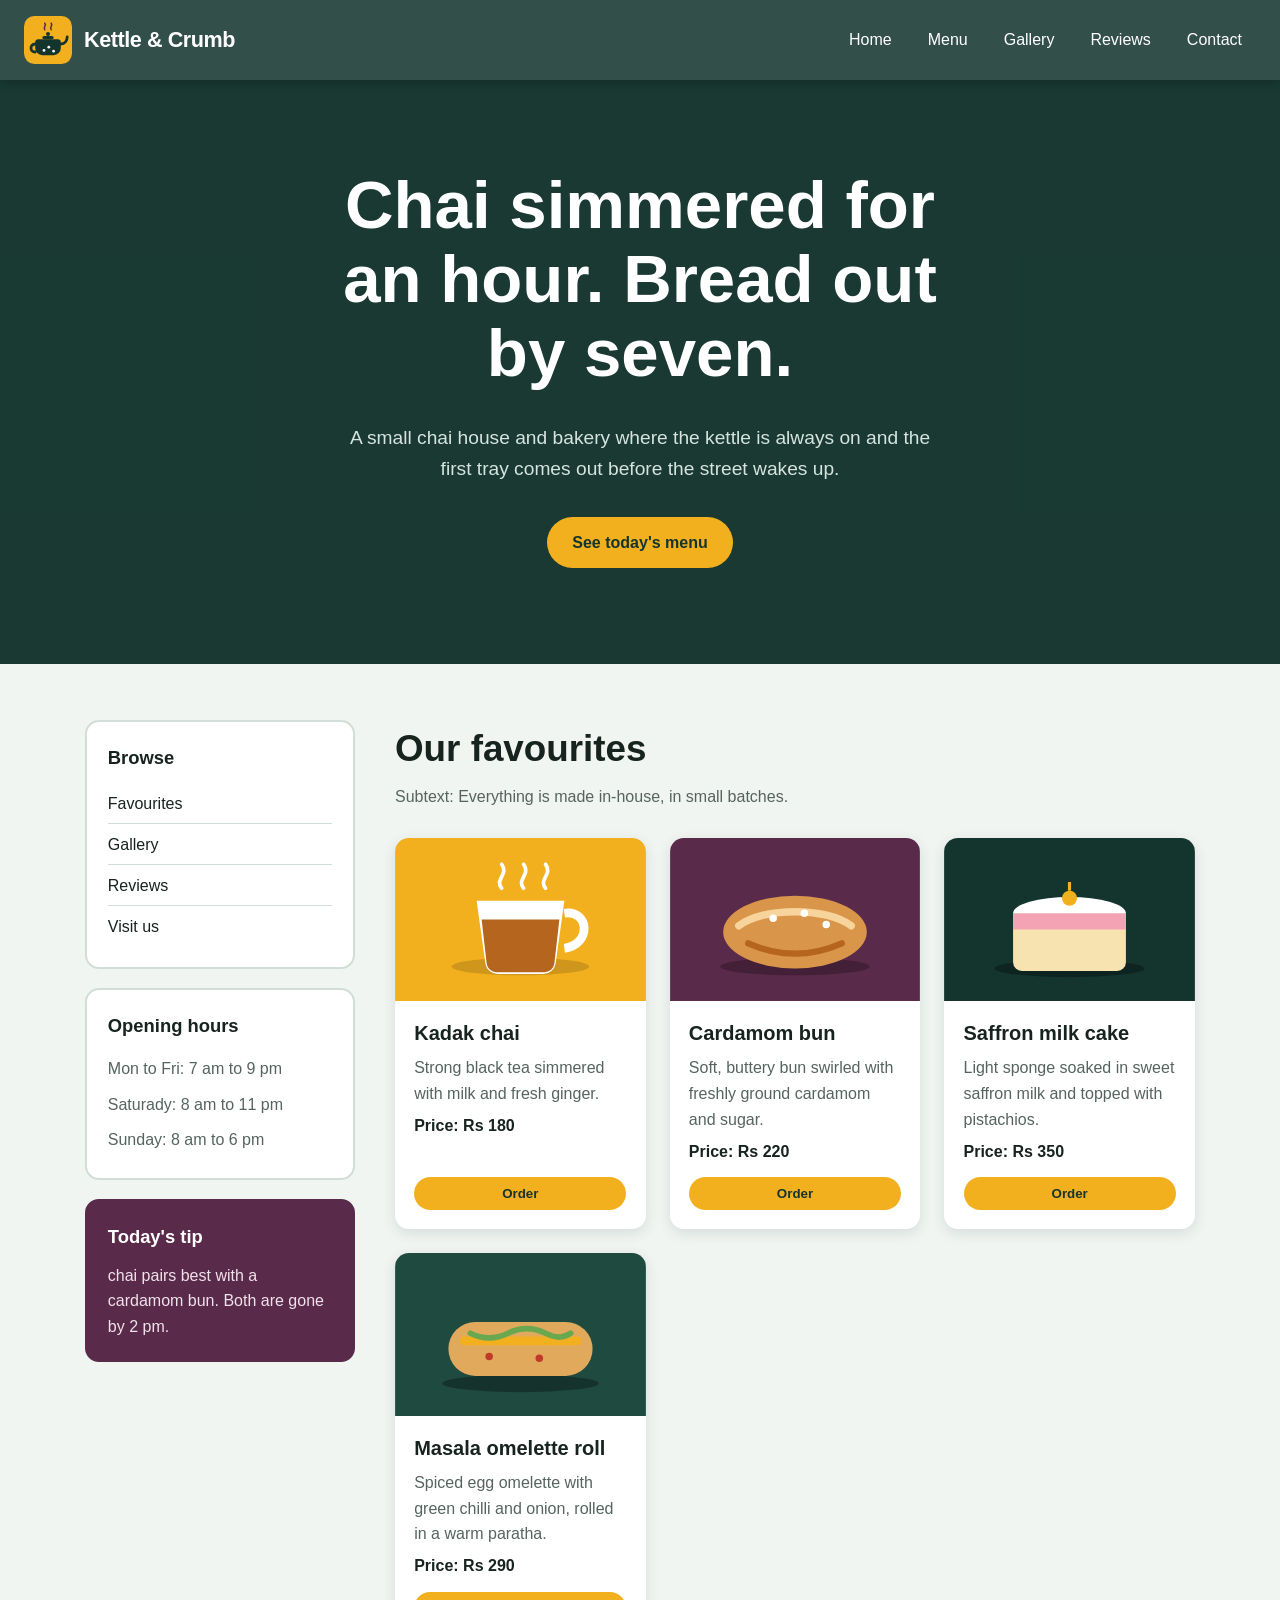
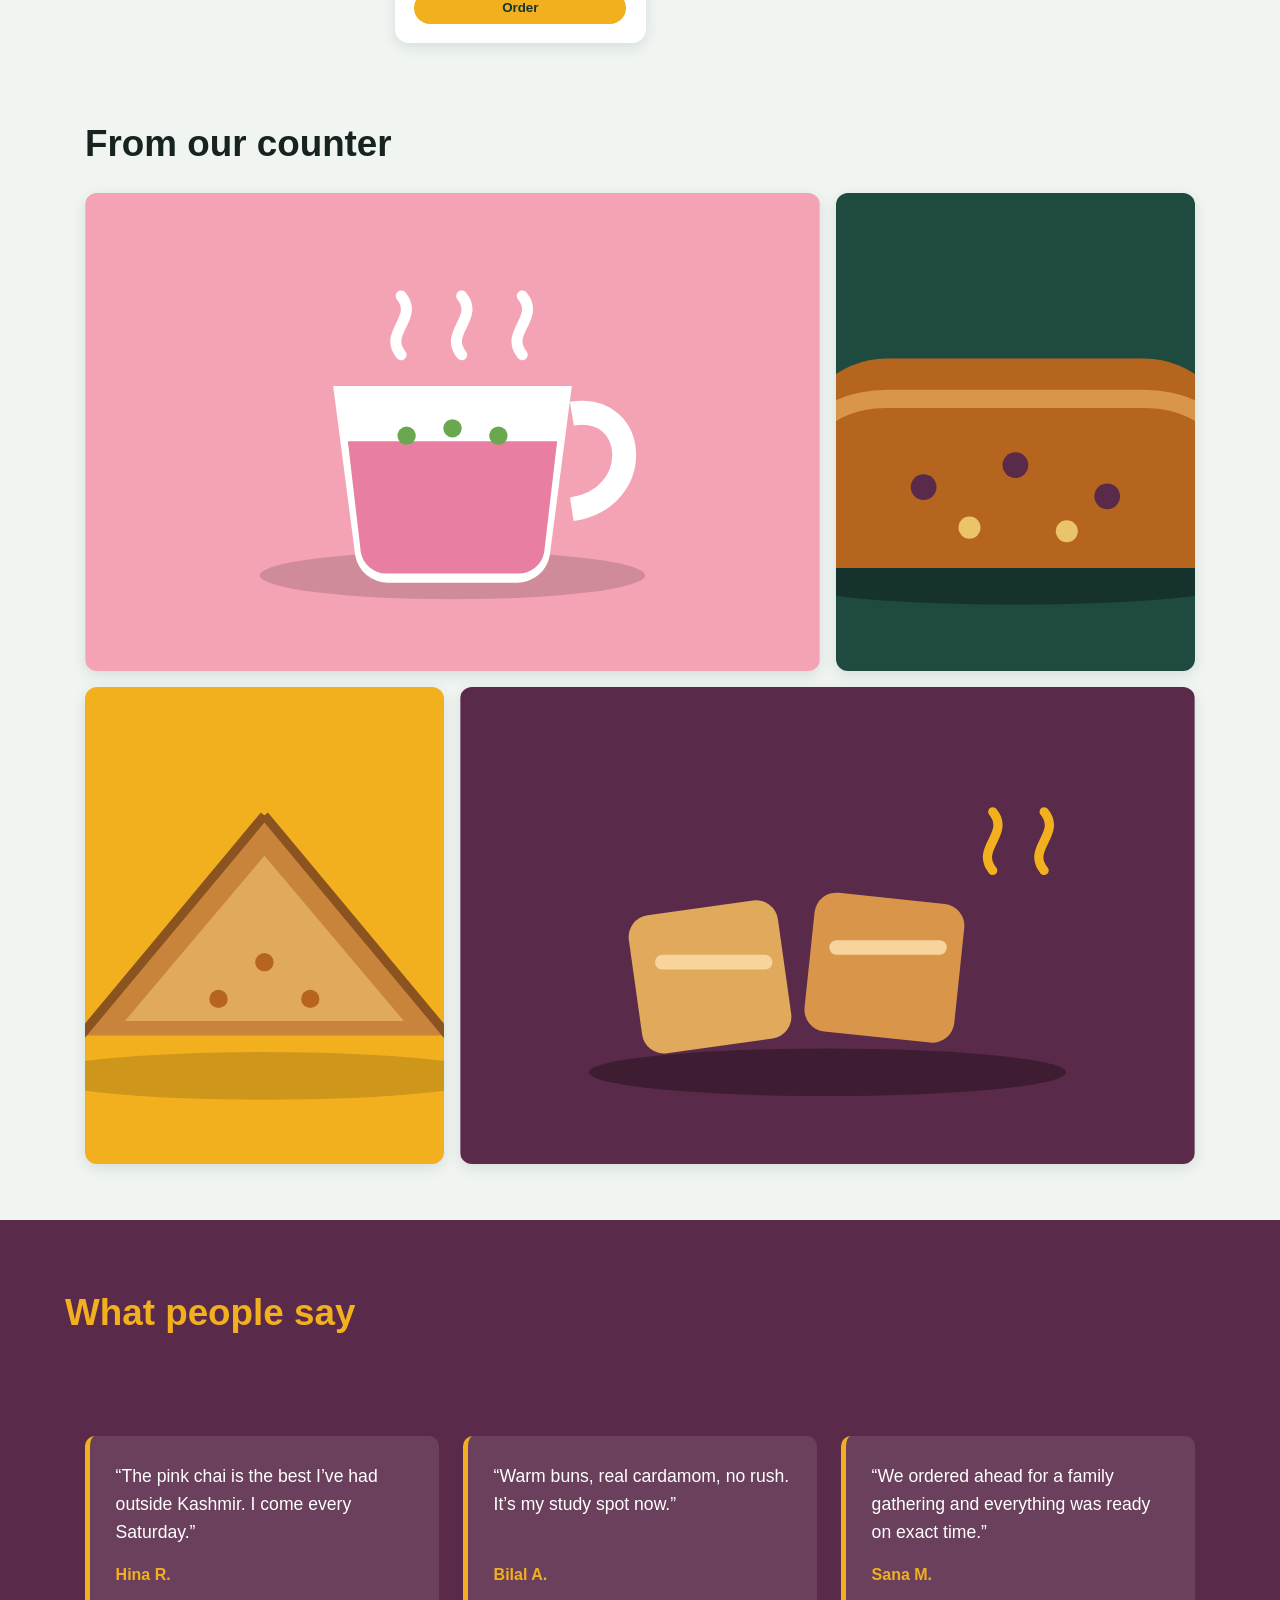
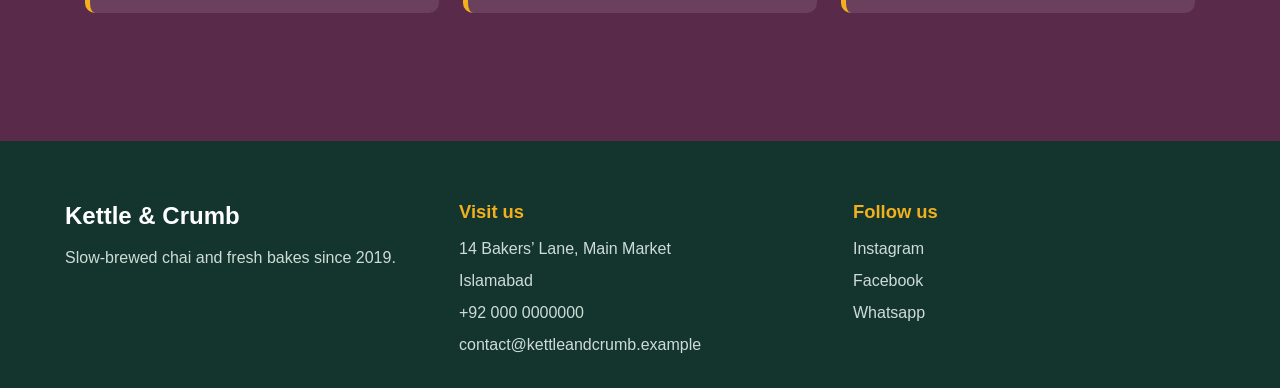
<file: index.html>
<!doctype html>
<html lang="en">
  <head>
    <meta charset="UTF-8" />
    <meta name="viewport" content="width=device-width, initial-scale=1.0" />
    <title>Document</title>
    <link rel="stylesheet" href="style.css" />
  </head>
  <body>
    <header>
      <nav>
        <a class="logo" href="#home">
          <img src="kettle-crumb-logo.svg" alt="Kettle & Crumb logo" />
          <span>Kettle &amp; Crumb</span>
        </a>
        <div class="links">
          <ul>
            <li><a href="#">Home</a></li>
            <li><a href="#">Menu</a></li>
            <li><a href="#">Gallery</a></li>
            <li><a href="#">Reviews</a></li>
            <li><a href="#">Contact</a></li>
          </ul>
        </div>
      </nav>
    </header>

    <main>
      <section class="hero" id="home">
        <h1>Chai simmered for an hour. Bread out by seven.</h1>
        <p>
          A small chai house and bakery where the kettle is always on and the
          first tray comes out before the street wakes up.
        </p>
        <a class="btn" href="#menu">See today's menu</a>
      </section>

      <section>
        <div class="main-container">
          <div class="sidebar">
            <div class="browse">
              <h1>Browse</h1>
              <ul>
                <li>Favourites</li>
                <li>Gallery</li>
                <li>Reviews</li>
                <li>Visit us</li>
              </ul>
            </div>

            <div class="hours">
              <h1>Opening hours</h1>
              <li>Mon to Fri: 7 am to 9 pm</li>
              <li>Saturady: 8 am to 11 pm</li>
              <li>Sunday: 8 am to 6 pm</li>
            </div>

            <div class="tip">
              <h1>Today's tip</h1>
              <p>chai pairs best with a cardamom bun. Both are gone by 2 pm.</p>
            </div>
          </div>

          <div class="main-content">
            <h1>Our favourites</h1>
            <p>Subtext: Everything is made in-house, in small batches.</p>
            <div class="cards">
              <div class="card">
                <img src="chai.svg" alt="A cup of kadak chai" />
                <h2>Kadak chai</h2>
                <p>Strong black tea simmered with milk and fresh ginger.</p>
                <p>Price: Rs 180</p>
                <button>Order</button>
              </div>

              <div class="card">
                <img src="bun.svg" alt="A cardamom bun" />
                <h2>Cardamom bun</h2>
                <p>
                  Soft, buttery bun swirled with freshly ground cardamom and
                  sugar.
                </p>
                <p>Price: Rs 220</p>
                <button>Order</button>
              </div>

              <div class="card">
                <img src="cake.svg" alt="A slice of saffron milk cake" />
                <h2>Saffron milk cake</h2>
                <p>
                  Light sponge soaked in sweet saffron milk and topped with
                  pistachios.
                </p>
                <p>Price: Rs 350</p>
                <button>Order</button>
              </div>

              <div class="card">
                <img src="roll.svg" alt="A masala omelette roll" />
                <h2>Masala omelette roll</h2>
                <p>
                  Spiced egg omelette with green chilli and onion, rolled in a
                  warm paratha.
                </p>
                <p>Price: Rs 290</p>
                <button>Order</button>
              </div>
            </div>
          </div>
        </div>
      </section>

      <section id="gallery">
        <div class="gallery">
          <h1>From our counter</h1>
          <div class="imgs">
            <img
              class="wide"
              src="gallery-pink-chai.svg"
              alt="Kashmiri pink chai"
            />
            <img src="gallery-loaf.svg" alt="Date and walnut loaf" />
            <img src="gallery-samosa.svg" alt="Aloo samosa" />
            <img class="wide" src="gallery-rusk.svg" alt="Butter rusk" />
          </div>
        </div>
      </section>

      <section>
        <div class="testimonials">
          <h2>What people say</h2>
          <div class="reviews">
            <div class="review">
              <p>
                “The pink chai is the best I’ve had outside Kashmir. I come
                every Saturday.”
              </p>
              <h3>Hina R.</h3>
            </div>
            <div class="review">
              <p>
                “Warm buns, real cardamom, no rush. It’s my study spot now.”
              </p>
              <h3>Bilal A.</h3>
            </div>
            <div class="review">
              <p>
                “We ordered ahead for a family gathering and everything was
                ready on exact time.”
              </p>
              <h3>Sana M.</h3>
            </div>
          </div>
        </div>
      </section>

      <footer>
        <div class="name">
          <h1>Kettle & Crumb</h1>
          <p>Slow-brewed chai and fresh bakes since 2019.</p>
        </div>
        <div class="visit">
          <h2>Visit us</h2>
          <p>14 Bakers’ Lane, Main Market</p>
          <p>Islamabad</p>
          <p>+92 000 0000000</p>
          <p>contact@kettleandcrumb.example</p>
        </div>
        <div class="socials">
          <h2>Follow us</h2>
          <p>Instagram</p>
          <p>Facebook</p>
          <p>Whatsapp</p>
        </div>
      </footer>
    </main>
  </body>
</html>
</file>
<file: style.css>
*{
    margin: 0;
    padding: 0;
    box-sizing: border-box;
}

body {
  padding-top: 80px;           
}
nav {
  position: fixed;
  top: 0;
  left: 0;
  right: 0;                    
  height: 80px;
  padding: 0 24px;
  display: flex;
  align-items: center;          
  justify-content: space-between; 
  background-color: #14352edc;
  box-shadow: 0 2px 10px rgba(0, 0, 0, 0.25);
  z-index: 100;               
}

.logo {
  display: flex;
  align-items: center;      /* centers the icon and text vertically */
  gap: 12px;                /* space between icon and name */
  text-decoration: none;
  color: #fff;
}

.logo img {
  height: 48px;
  width: auto;
  display: block;
}

.logo span {
  font-size: 1.35rem;
  font-weight: 800;
  letter-spacing: -0.02em;
  white-space: nowrap;      /* keeps the name on one line */
}

.links ul {
  display: flex;
  list-style: none;
  gap: 8px;
}

.links a {
  display: block;
  padding: 8px 14px;
  color: #fff;
  text-decoration: none;
  font-weight: 500;
  border-radius: 8px;
  transition: background 0.2s, color 0.2s;
}

.links a:hover {
  background-color: #1f4a40;
  color: #f2b01e;
}

.links a.active {
  color: #f2b01e;
  box-shadow: inset 0 -3px 0 #f2b01e;   /* underline for the current page */
}

@media (max-width: 600px) {
  nav { padding: 0 12px; }
  .logo img { height: 40px; }
  .links ul { gap: 0; }
  .links a { padding: 6px; font-size: 0.8rem; }
}

.hero {
  position: relative;          /* lets the badge position itself inside the hero */
  text-align: center;
  background: #14352ef9;
  color: #fff;
  padding: 5.5rem 1.25rem 6rem;
}

.hero h1 {
  font-size: clamp(2.3rem, 6vw, 4.2rem);
  line-height: 1.1;
  max-width: 16ch;             /* keeps the heading from stretching too wide */
  margin: 0 auto 0.5em;        /* auto left/right centers the block */
}

.hero p {
  max-width: 55ch;
  margin: 0 auto 2rem;
  font-size: 1.2rem;
  color: #d6e4de;
}

.btn {
  display: inline-block;
  padding: 0.8rem 1.6rem;
  background: #f2b01e;
  color: #14352e;
  font-weight: 600;
  text-decoration: none;
  border-radius: 999px;
  transition: background 0.2s, transform 0.2s;
}

.btn:hover {
  background: #ffc44a;
  transform: translateY(-2px);
}



/* Smaller screens */
@media (max-width: 720px) {
  .hero { padding: 5rem 1.25rem 4rem; }
}


body {
  font-family: "Segoe UI", Arial, sans-serif;
  line-height: 1.6;
  color: #17231f;
  background: #f1f5f2;
}


.main-container {
  max-width: 1150px;
  margin: 0 auto;
  padding: 3.5rem 1.25rem;
  display: grid;
  grid-template-columns: 270px 1fr;   
  gap: 2.5rem;
  align-items: start;                 
}


.sidebar {
  position: sticky;
  top: 100px;                         
  display: grid;
  gap: 1.2rem;
}

.browse,
.hours,
.tip {
  background: #fff;
  border: 2px solid #d3ddd7;
  border-radius: 14px;
  padding: 1.3rem;
}

.sidebar h1 {
  font-size: 1.15rem;
  margin-bottom: 0.7rem;
}

.sidebar ul,
.sidebar li {
  list-style: none;                 
}

.browse li {
  padding: 0.45rem 0;
  border-bottom: 1px solid #d3ddd7;
  cursor: pointer;
  
}

.browse li:last-child { border-bottom: none; }

.browse li:hover {
  color: #5a2a4a;
  padding-left: 0.4rem;
}

.hours li {
  padding: 0.3rem 0;
  color: #55645e;
}

.tip {
  background: #5a2a4a;
  border-color: #5a2a4a;
  color: #fff;
}

.tip p { color: #f0e2eb; }


.main-content h1 {
  font-size: clamp(1.7rem, 4vw, 2.3rem);
  margin-bottom: 0.3rem;
}
/* ---------- Main content text ---------- */
.main-content > p {
  color: #55645e;
  margin-bottom: 1.8rem;
}

/* ---------- Cards ---------- */
.cards {
  display: grid;
  grid-template-columns: repeat(auto-fit, minmax(230px, 1fr));
  gap: 1.5rem;
}

.card {
  position: relative;
  display: flex;
  flex-direction: column;
  background: #fff;
  border-radius: 14px;
  overflow: hidden;
  box-shadow: 0 4px 14px rgba(20, 53, 46, 0.12);
  transition: transform 0.25s, box-shadow 0.25s;
}

.card:hover {
  transform: translateY(-6px);
  box-shadow: 0 14px 28px rgba(20, 53, 46, 0.22);
}

.card img {
  width: 100%;
  aspect-ratio: 400 / 260;
  object-fit: cover;
  display: block;
  background: #e3ebe6;
}

.card h2 {
  font-size: 1.25rem;
  padding: 1rem 1.2rem 0;
}

.card p {
  padding: 0.4rem 1.2rem 0;
  color: #55645e;
}

.card p:nth-of-type(2) {
  font-weight: 700;
  color: #17231f;
  padding-bottom: 0.8rem;
}

.card button {
  margin: auto 1.2rem 1.2rem;
  padding: 0.55rem 1.2rem;
  background: #f2b01e;
  color: #14352e;
  font-weight: 600;
  border: none;
  border-radius: 999px;
  cursor: pointer;
  transition: background 0.2s;
}

.card button:hover {
  background: #ffc44a;
}

.new {
  position: absolute;
  top: 0.8rem;
  left: 0.8rem;
  z-index: 1;
  padding: 0.2rem 0.7rem;
  background: #5a2a4a;
  color: #fff;
  font-size: 0.85rem;
  font-weight: 600;
  border-radius: 999px;
}

/* ---------- Gallery (Grid) ---------- */
.gallery {
  max-width: 1150px;
  margin: 0 auto;
  padding: 1rem 1.25rem 3.5rem;
}

.gallery h2 {
  font-size: clamp(1.7rem, 4vw, 2.3rem);
  margin-bottom: 1.2rem;
}

.gallery-grid {
  display: grid;
  grid-template-columns: repeat(3, 1fr);
  gap: 1rem;
}

.gallery-grid img {
  width: 100%;
  height: 100%;
  aspect-ratio: 400 / 260;
  object-fit: cover;
  border-radius: 12px;
  background: #e3ebe6;
  transition: transform 0.25s;
}

.gallery-grid img:hover {
  transform: scale(1.03);
}

.gallery-grid .wide {
  grid-column: span 2;
}


.reviews {
  background: #5a2a4a;
  color: #fff;
  padding: 4rem 1.25rem;
}

.reviews h2 {
  max-width: 1150px;
  margin: 0 auto 1.8rem;
  font-size: clamp(1.7rem, 4vw, 2.3rem);
  color: #f2b01e;
}

.review-row {
  max-width: 1150px;
  margin: 0 auto;
  display: flex;
  flex-wrap: wrap;
  gap: 1.5rem;
}

.review {
  flex: 1 1 280px;                 
  padding: 1.6rem;
  background: rgba(255, 255, 255, 0.1);
  border-left: 5px solid #f2b01e;
  border-radius: 10px;
}

.review p {
  font-size: 1.1rem;
  margin-bottom: 0.8rem;
}

.review strong {
  color: #f2b01e;
}

footer {
  background: #14352e;
  color: #cfdcd6;
  padding: 3.5rem 1.25rem 1.5rem;
}

.footer-cols {
  max-width: 1150px;
  margin: 0 auto;
  display: grid;
  grid-template-columns: repeat(3, 1fr);
  gap: 2rem;
}

footer h3 {
  color: #fff;

}
@media (max-width: 900px) {
  .main-contain { grid-template-columns: 1fr; }   
  .sidebar { position: static; }                
}


/* Gallery styling */
.gallery {
  max-width: 1150px;
  margin: 0 auto;
  padding: 1rem 1.25rem 3.5rem;
}

.gallery h1 {
  font-size: clamp(1.7rem, 4vw, 2.3rem);
  margin-bottom: 1.2rem;
}

.imgs {
  display: grid;
  grid-template-columns: repeat(3, 1fr);  
  gap: 1rem;
}

.imgs img {
  width: 100%;
  height: 100%;
  aspect-ratio: 400 / 260;
  object-fit: cover;                
  display: block;
  border-radius: 12px;
  background: #e3ebe6;
  box-shadow: 0 4px 14px rgba(20, 53, 46, 0.12);
  transition: transform 0.25s, box-shadow 0.25s;
}

.imgs img:hover {
  transform: scale(1.03);
  box-shadow: 0 14px 28px rgba(20, 53, 46, 0.22);
}

.imgs .wide {
  grid-column: span 2;                      
}


@media (max-width: 600px) {
  .imgs { grid-template-columns: 1fr 1fr; }
  .imgs .wide { grid-column: span 2; }
}


/* Testimonials styling */
.testimonials {
  background: #5a2a4a;                
  color: #fff;
  padding: 4rem 1.25rem;
}

.testimonials h2 {
  max-width: 1150px;
  margin: 0 auto 1.8rem;              
  font-size: clamp(1.7rem, 4vw, 2.3rem);
  color: #f2b01e;
}

.reviews {
  max-width: 1150px;
  margin: 0 auto;
  display: flex;
  flex-wrap: wrap;                
  gap: 1.5rem;
}

.review {
  flex: 1 1 280px;             
  display: flex;
  flex-direction: column;
  justify-content: space-between;      
  padding: 1.6rem;
  background: rgba(255, 255, 255, 0.1);
  border-left: 5px solid #f2b01e;
  border-radius: 10px;
  transition: transform 0.25s, background 0.25s;
}

.review:hover {
  transform: translateY(-5px);
  background: rgba(255, 255, 255, 0.16);
}

.review p {
  font-size: 1.1rem;
  line-height: 1.6;
  margin-bottom: 1rem;
}

.review h3 {
  font-size: 1rem;
  font-weight: 600;
  color: #f2b01e;
}

/*  Footer  */
footer {
  display: grid;
  grid-template-columns: repeat(3, 1fr);   /* 3 equal columns */
  gap: 2rem;
  max-width: 100%;
  padding: 3.5rem max(1.25rem, calc((100% - 1150px) / 2)) 1.5rem;
  background: #14352e;
  color: #cfdcd6;
}

footer h1 {
  font-size: 1.5rem;
  color: #fff;
  margin-bottom: 0.6rem;
}

footer h2 {
  font-size: 1.15rem;
  color: #f2b01e;
  margin-bottom: 0.6rem;
}

footer p {
  margin-bottom: 0.4rem;
}


.socials a {
  display: block;
  width: fit-content;
  margin-bottom: 0.4rem;
  color: #cfdcd6;
  text-decoration: none;
  transition: color 0.2s, padding-left 0.2s;
}

.socials a:hover {
  color: #f2b01e;
  padding-left: 0.4rem;
}


.copyright {
  grid-column: 1 / -1;
  margin-top: 1.5rem;
  padding-top: 1.2rem;
  border-top: 1px solid rgba(255, 255, 255, 0.18);
  font-size: 0.95rem;
}


@media (max-width: 900px) {
  footer { grid-template-columns: 1fr; }
}
</file>
